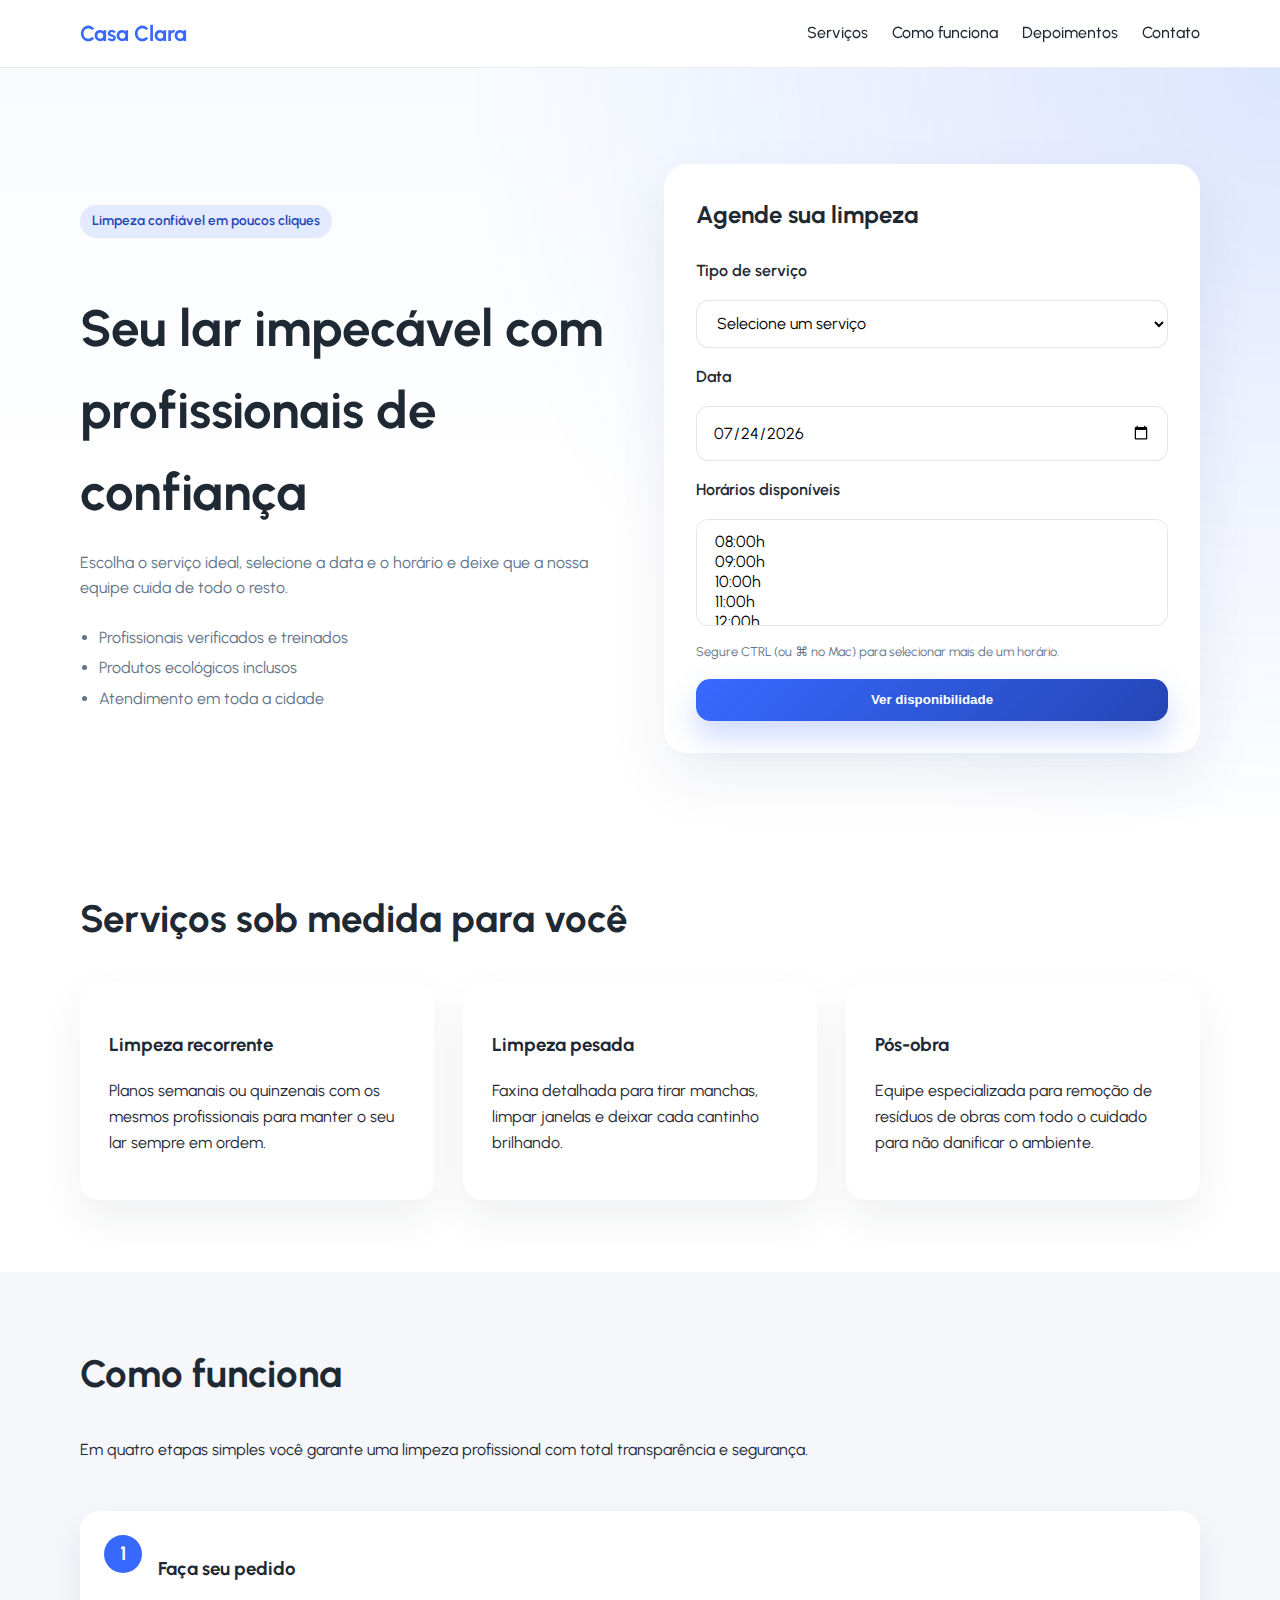
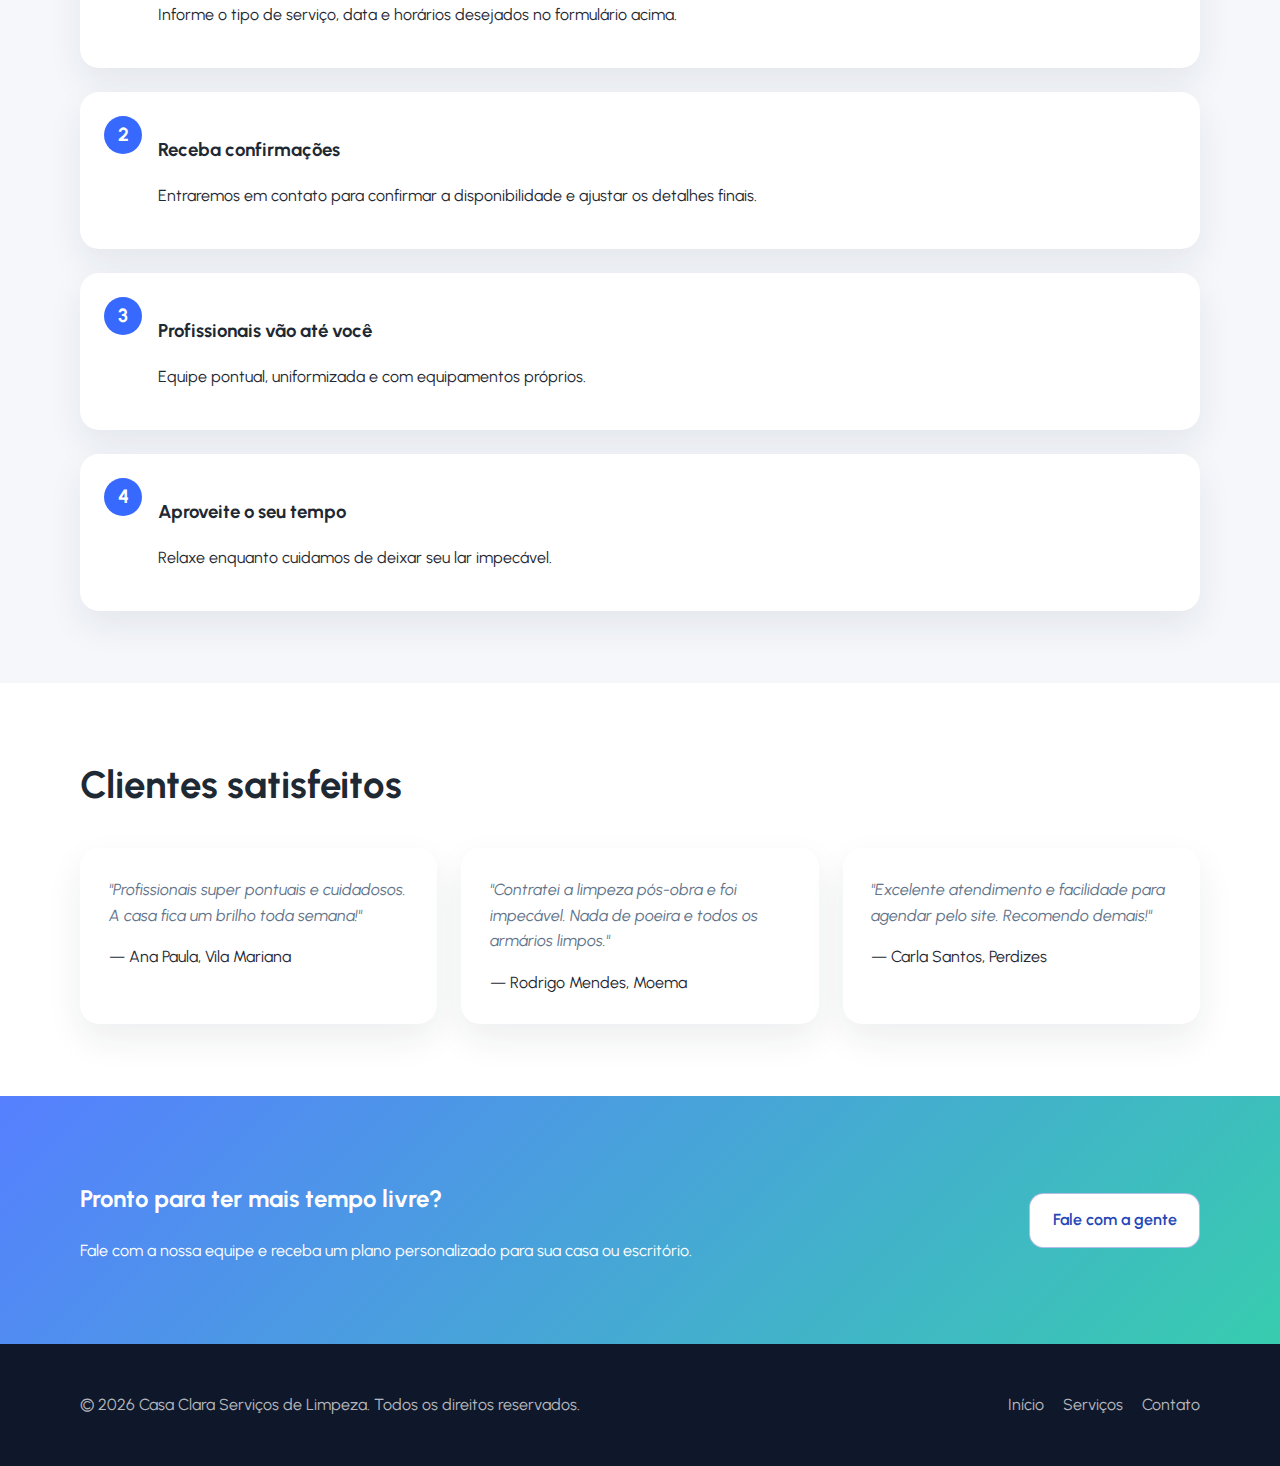
<file: index.html>
<!DOCTYPE html>
<html lang="pt-BR">
<head>
    <meta charset="UTF-8">
    <meta name="viewport" content="width=device-width, initial-scale=1.0">
    <title>Casa Clara - Limpeza Profissional</title>
    <link rel="preconnect" href="https://fonts.googleapis.com">
    <link rel="preconnect" href="https://fonts.gstatic.com" crossorigin>
    <link href="https://fonts.googleapis.com/css2?family=Urbanist:wght@400;500;600;700&display=swap" rel="stylesheet">
    <link rel="stylesheet" href="assets/css/styles.css">
</head>
<body>
    <header class="topbar">
        <div class="container topbar__content">
            <div class="brand">Casa Clara</div>
            <button class="nav-toggle" type="button" aria-expanded="false" aria-controls="primary-nav" data-nav-toggle>
                <span class="sr-only">Abrir menu de navegação</span>
                <span class="nav-toggle__icon" aria-hidden="true"></span>
            </button>
            <nav class="nav" id="primary-nav">
                <a href="#servicos">Serviços</a>
                <a href="#como-funciona">Como funciona</a>
                <a href="#depoimentos">Depoimentos</a>
                <a href="#contato">Contato</a>
            </nav>
        </div>
    </header>

    <main>
        <section class="hero" id="inicio">
            <div class="container hero__content">
                <div class="hero__text">
                    <span class="hero__badge">Limpeza confiável em poucos cliques</span>
                    <h1>Seu lar impecável com profissionais de confiança</h1>
                    <p>Escolha o serviço ideal, selecione a data e o horário e deixe que a nossa equipe cuida de todo o resto.</p>
                    <ul class="hero__benefits">
                        <li>Profissionais verificados e treinados</li>
                        <li>Produtos ecológicos inclusos</li>
                        <li>Atendimento em toda a cidade</li>
                    </ul>
                </div>
                <div class="hero__form-card" aria-labelledby="agende-limpeza">
                    <h2 id="agende-limpeza">Agende sua limpeza</h2>
                    <form id="booking-form" class="hero__form">
                        <label for="service">Tipo de serviço</label>
                        <select id="service" name="service" required>
                            <option value="">Selecione um serviço</option>
                            <option value="Limpeza básica">Limpeza básica</option>
                            <option value="Limpeza completa">Limpeza completa</option>
                            <option value="Limpeza pós-obra">Limpeza pós-obra</option>
                            <option value="Passadoria e organização">Passadoria e organização</option>
                        </select>

                        <label for="service-date">Data</label>
                        <input type="date" id="service-date" name="date" required min="">

                        <label for="service-time">Horários disponíveis</label>
                        <select id="service-time" name="times" multiple required aria-describedby="times-help">
                        </select>
                        <small id="times-help" class="helper-text">Segure CTRL (ou ⌘ no Mac) para selecionar mais de um horário.</small>

                        <button type="submit" class="button button--primary">Ver disponibilidade</button>
                    </form>
                </div>
            </div>
        </section>

        <section class="section" id="servicos">
            <div class="container">
                <h2 class="section__title">Serviços sob medida para você</h2>
                <div class="cards">
                    <article class="card">
                        <h3>Limpeza recorrente</h3>
                        <p>Planos semanais ou quinzenais com os mesmos profissionais para manter o seu lar sempre em ordem.</p>
                    </article>
                    <article class="card">
                        <h3>Limpeza pesada</h3>
                        <p>Faxina detalhada para tirar manchas, limpar janelas e deixar cada cantinho brilhando.</p>
                    </article>
                    <article class="card">
                        <h3>Pós-obra</h3>
                        <p>Equipe especializada para remoção de resíduos de obras com todo o cuidado para não danificar o ambiente.</p>
                    </article>
                </div>
            </div>
        </section>

        <section class="section section--alt" id="como-funciona">
            <div class="container steps">
                <div class="steps__text">
                    <h2 class="section__title">Como funciona</h2>
                    <p>Em quatro etapas simples você garante uma limpeza profissional com total transparência e segurança.</p>
                </div>
                <ol class="steps__list">
                    <li>
                        <span class="steps__number">1</span>
                        <div>
                            <h3>Faça seu pedido</h3>
                            <p>Informe o tipo de serviço, data e horários desejados no formulário acima.</p>
                        </div>
                    </li>
                    <li>
                        <span class="steps__number">2</span>
                        <div>
                            <h3>Receba confirmações</h3>
                            <p>Entraremos em contato para confirmar a disponibilidade e ajustar os detalhes finais.</p>
                        </div>
                    </li>
                    <li>
                        <span class="steps__number">3</span>
                        <div>
                            <h3>Profissionais vão até você</h3>
                            <p>Equipe pontual, uniformizada e com equipamentos próprios.</p>
                        </div>
                    </li>
                    <li>
                        <span class="steps__number">4</span>
                        <div>
                            <h3>Aproveite o seu tempo</h3>
                            <p>Relaxe enquanto cuidamos de deixar seu lar impecável.</p>
                        </div>
                    </li>
                </ol>
            </div>
        </section>

        <section class="section" id="depoimentos">
            <div class="container">
                <h2 class="section__title">Clientes satisfeitos</h2>
                <div class="testimonials">
                    <figure class="testimonial">
                        <blockquote>
                            "Profissionais super pontuais e cuidadosos. A casa fica um brilho toda semana!"
                        </blockquote>
                        <figcaption>— Ana Paula, Vila Mariana</figcaption>
                    </figure>
                    <figure class="testimonial">
                        <blockquote>
                            "Contratei a limpeza pós-obra e foi impecável. Nada de poeira e todos os armários limpos."
                        </blockquote>
                        <figcaption>— Rodrigo Mendes, Moema</figcaption>
                    </figure>
                    <figure class="testimonial">
                        <blockquote>
                            "Excelente atendimento e facilidade para agendar pelo site. Recomendo demais!"
                        </blockquote>
                        <figcaption>— Carla Santos, Perdizes</figcaption>
                    </figure>
                </div>
            </div>
        </section>

        <section class="cta" id="contato">
            <div class="container cta__content">
                <div>
                    <h2>Pronto para ter mais tempo livre?</h2>
                    <p>Fale com a nossa equipe e receba um plano personalizado para sua casa ou escritório.</p>
                </div>
                <a class="button button--secondary" href="mailto:contato@casaclara.com">Fale com a gente</a>
            </div>
        </section>
    </main>

    <footer class="footer">
        <div class="container footer__content">
            <p>&copy; <span id="year"></span> Casa Clara Serviços de Limpeza. Todos os direitos reservados.</p>
            <div class="footer__links">
                <a href="#inicio">Início</a>
                <a href="#servicos">Serviços</a>
                <a href="#contato">Contato</a>
            </div>
        </div>
    </footer>

    <script src="assets/js/main.js" defer></script>
</body>
</html>
</file>
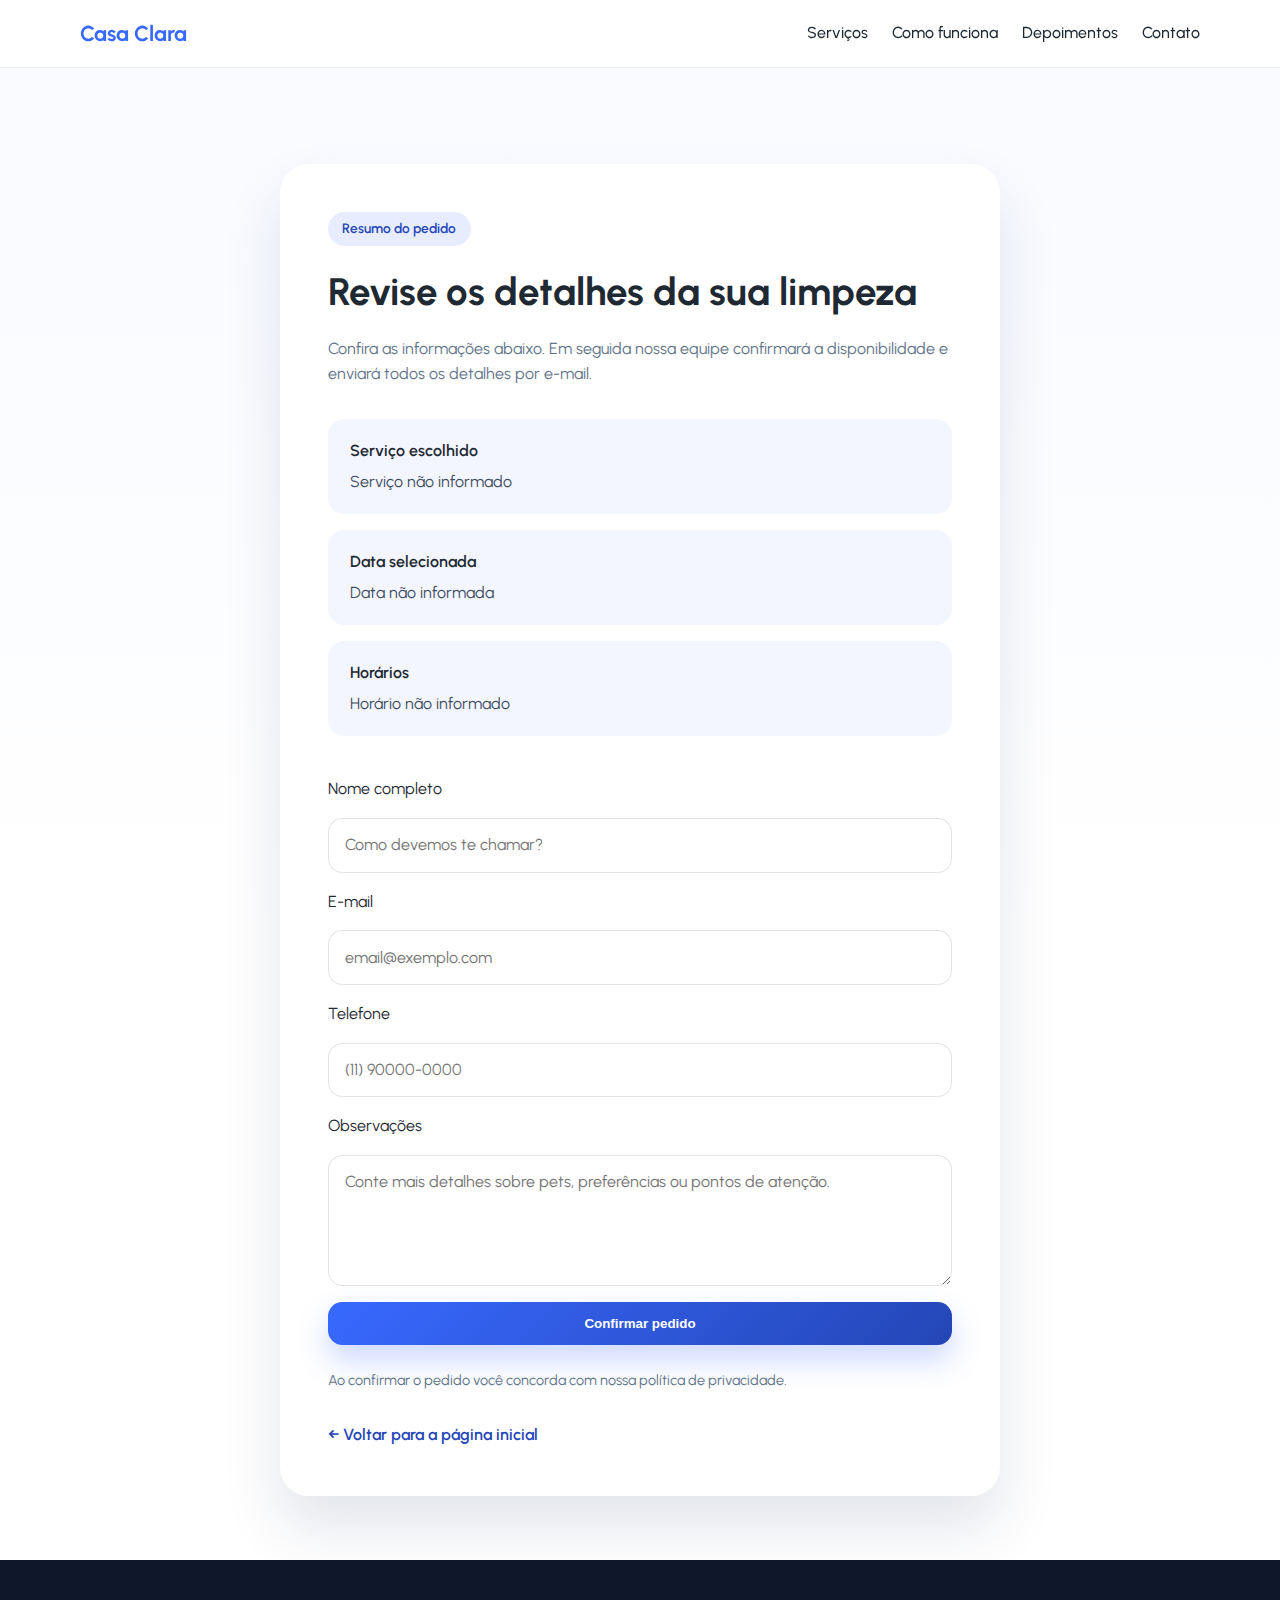
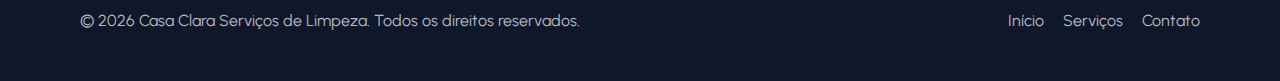
<file: schedule.html>
<!DOCTYPE html>
<html lang="pt-BR">
<head>
    <meta charset="UTF-8">
    <meta name="viewport" content="width=device-width, initial-scale=1.0">
    <title>Confirmação do pedido | Casa Clara</title>
    <link rel="preconnect" href="https://fonts.googleapis.com">
    <link rel="preconnect" href="https://fonts.gstatic.com" crossorigin>
    <link href="https://fonts.googleapis.com/css2?family=Urbanist:wght@400;500;600;700&display=swap" rel="stylesheet">
    <link rel="stylesheet" href="assets/css/styles.css">
    <link rel="stylesheet" href="assets/css/schedule.css">
</head>
<body class="schedule">
    <header class="topbar">
        <div class="container topbar__content">
            <div class="brand">Casa Clara</div>
            <button class="nav-toggle" type="button" aria-expanded="false" aria-controls="primary-nav" data-nav-toggle>
                <span class="sr-only">Abrir menu de navegação</span>
                <span class="nav-toggle__icon" aria-hidden="true"></span>
            </button>
            <nav class="nav" id="primary-nav">
                <a href="index.html#servicos">Serviços</a>
                <a href="index.html#como-funciona">Como funciona</a>
                <a href="index.html#depoimentos">Depoimentos</a>
                <a href="index.html#contato">Contato</a>
            </nav>
        </div>
    </header>

    <main class="schedule__main">
        <div class="container">
            <div class="schedule__card">
                <span class="schedule__badge">Resumo do pedido</span>
                <h1>Revise os detalhes da sua limpeza</h1>
                <p class="schedule__intro">Confira as informações abaixo. Em seguida nossa equipe confirmará a disponibilidade e enviará todos os detalhes por e-mail.</p>

                <dl class="schedule__summary">
                    <div>
                        <dt>Serviço escolhido</dt>
                        <dd id="summary-service">—</dd>
                    </div>
                    <div>
                        <dt>Data selecionada</dt>
                        <dd id="summary-date">—</dd>
                    </div>
                    <div>
                        <dt>Horários</dt>
                        <dd id="summary-times">—</dd>
                    </div>
                </dl>

                <form class="schedule__form" id="confirm-form">
                    <label for="client-name">Nome completo</label>
                    <input type="text" id="client-name" name="client-name" placeholder="Como devemos te chamar?" required>

                    <label for="client-email">E-mail</label>
                    <input type="email" id="client-email" name="client-email" placeholder="email@exemplo.com" required>

                    <label for="client-phone">Telefone</label>
                    <input type="tel" id="client-phone" name="client-phone" placeholder="(11) 90000-0000" required>

                    <label for="extra-notes">Observações</label>
                    <textarea id="extra-notes" name="extra-notes" rows="4" placeholder="Conte mais detalhes sobre pets, preferências ou pontos de atenção."></textarea>

                    <button type="submit" class="button button--primary">Confirmar pedido</button>
                </form>

                <p class="schedule__footnote">Ao confirmar o pedido você concorda com nossa <a href="#">política de privacidade</a>.</p>
                <a href="index.html" class="schedule__back">&larr; Voltar para a página inicial</a>
            </div>
        </div>
    </main>

    <footer class="footer">
        <div class="container footer__content">
            <p>&copy; <span id="year"></span> Casa Clara Serviços de Limpeza. Todos os direitos reservados.</p>
            <div class="footer__links">
                <a href="index.html#inicio">Início</a>
                <a href="index.html#servicos">Serviços</a>
                <a href="index.html#contato">Contato</a>
            </div>
        </div>
    </footer>

    <script src="assets/js/main.js" defer></script>
    <script src="assets/js/schedule.js" defer></script>
</body>
</html>
</file>
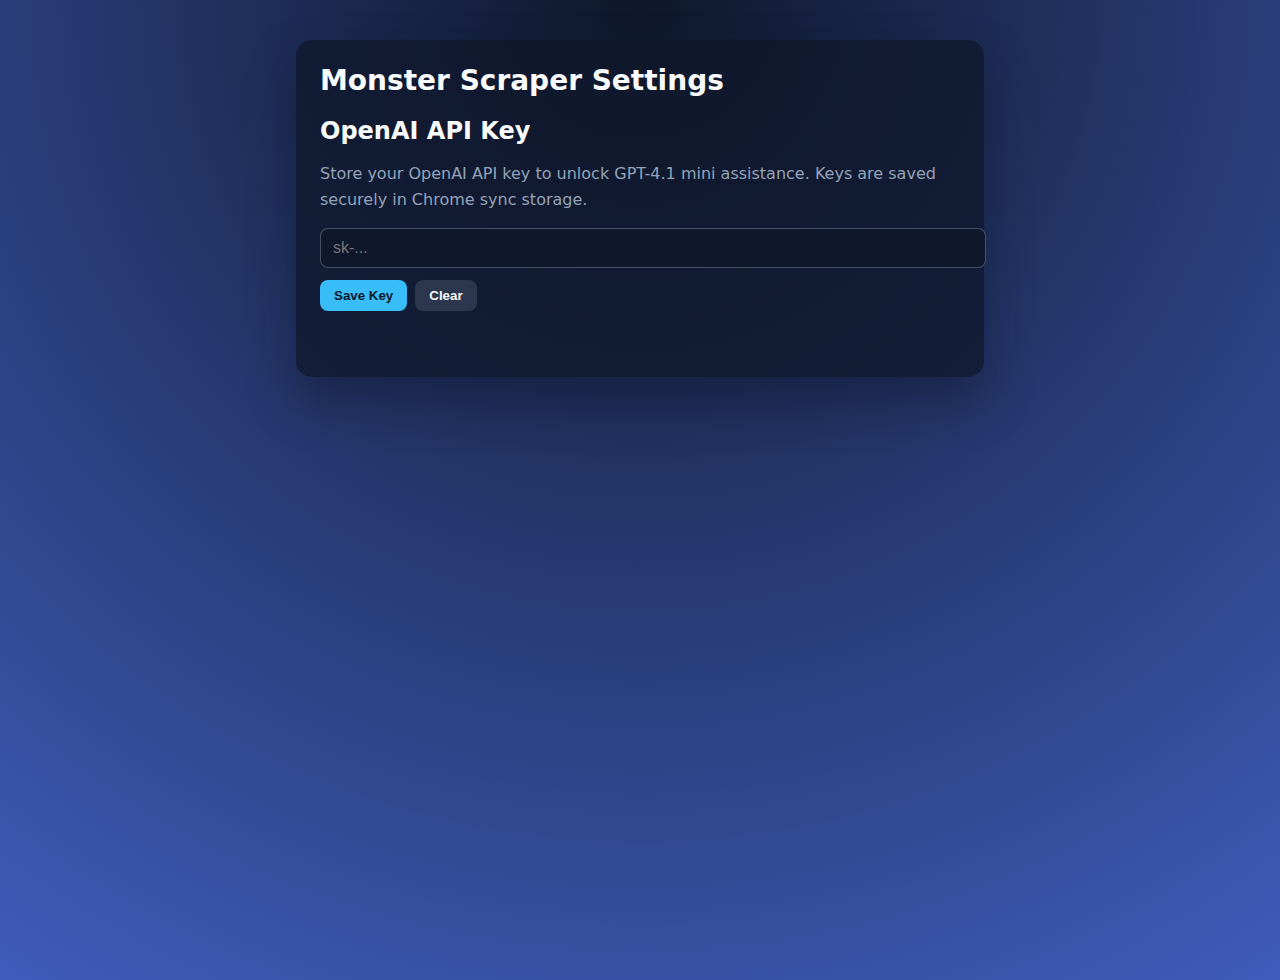
<file: extension/src/options.html>
<!DOCTYPE html>
<html lang="en">
  <head>
    <meta charset="UTF-8" />
    <title>Monster Scraper Settings</title>
    <link rel="stylesheet" href="options.css" />
  </head>
  <body>
    <main>
      <h1>Monster Scraper Settings</h1>
      <section>
        <h2>OpenAI API Key</h2>
        <p>
          Store your OpenAI API key to unlock GPT-4.1 mini assistance. Keys are saved securely in Chrome sync storage.
        </p>
        <input id="apiKey" type="password" placeholder="sk-..." autocomplete="off" />
        <div class="actions">
          <button id="saveKey">Save Key</button>
          <button id="clearKey" class="secondary">Clear</button>
        </div>
        <p id="status" role="status"></p>
      </section>
    </main>
    <script type="module" src="options.js"></script>
  </body>
</html>
</file>
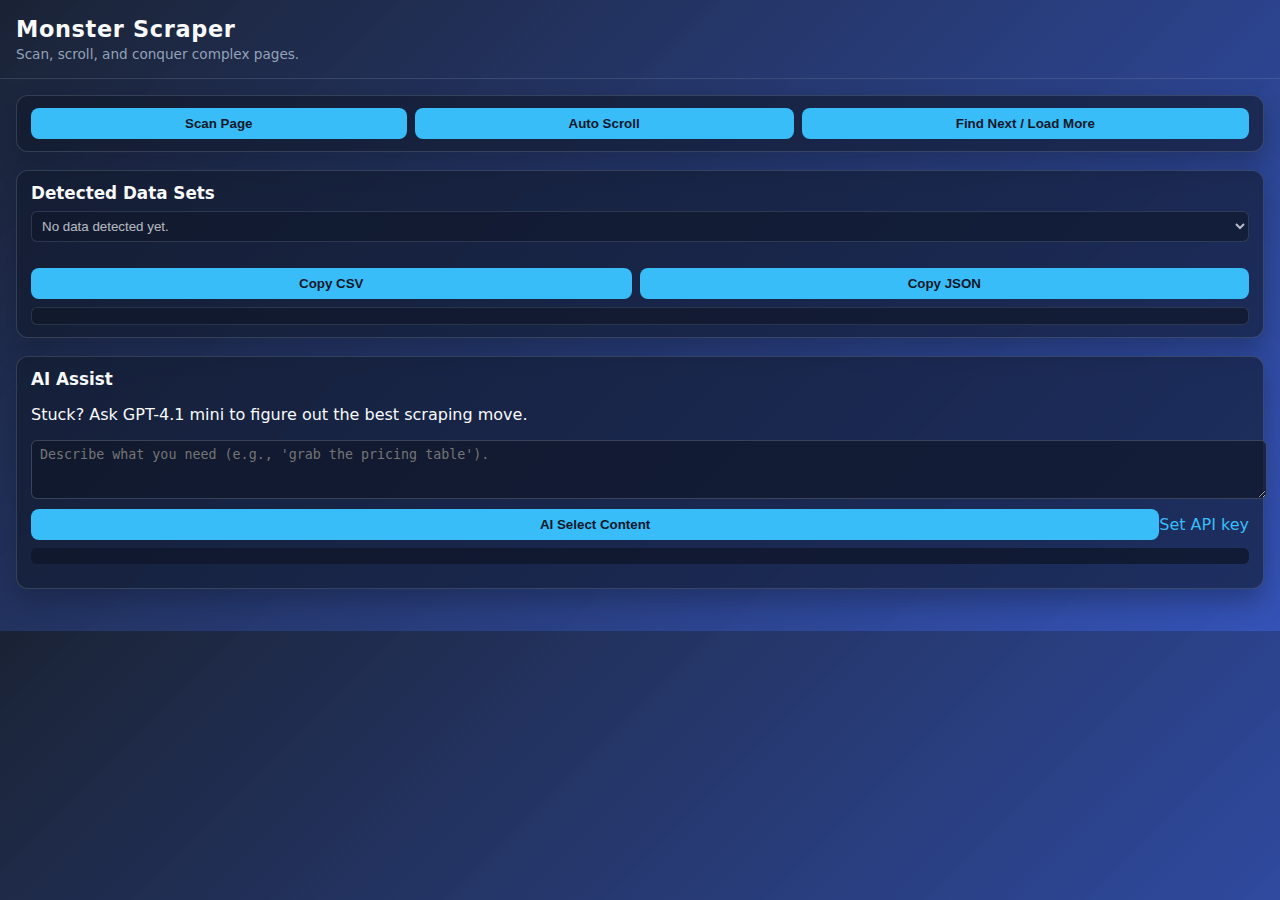
<file: extension/src/popup.html>
<!DOCTYPE html>
<html lang="en">
  <head>
    <meta charset="UTF-8" />
    <title>Monster Scraper</title>
    <link rel="stylesheet" href="popup.css" />
  </head>
  <body>
    <header>
      <h1>Monster Scraper</h1>
      <p class="subtitle">Scan, scroll, and conquer complex pages.</p>
    </header>
    <main>
      <section class="controls">
        <button id="scanBtn">Scan Page</button>
        <button id="autoScrollBtn">Auto Scroll</button>
        <button id="nextBtn">Find Next / Load More</button>
      </section>
      <section class="datasets">
        <h2>Detected Data Sets</h2>
        <select id="datasetSelect"></select>
        <div id="datasetMeta"></div>
        <div id="headerEditor"></div>
        <div class="copy-controls">
          <button id="copyCsvBtn">Copy CSV</button>
          <button id="copyJsonBtn">Copy JSON</button>
        </div>
        <div id="preview"></div>
      </section>
      <section class="gpt-assist">
        <h2>AI Assist</h2>
        <p>Stuck? Ask GPT-4.1 mini to figure out the best scraping move.</p>
        <textarea id="gptGoal" rows="3" placeholder="Describe what you need (e.g., 'grab the pricing table')."></textarea>
        <div class="gpt-actions">
          <button id="gptAssistBtn">AI Select Content</button>
          <span class="hint"><a href="#" id="openOptions">Set API key</a></span>
        </div>
        <pre id="gptOutput"></pre>
      </section>
    </main>
    <footer>
      <span id="status"></span>
    </footer>
    <script type="module" src="popup.js"></script>
  </body>
</html>
</file>
<file: assets/css/styles.css>
:root {
    --color-primary: #3869ff;
    --color-primary-dark: #2446b6;
    --color-secondary: #15c3a1;
    --color-text: #1f2933;
    --color-muted: #62748a;
    --color-bg: #f5f7fb;
    --font-base: 'Urbanist', system-ui, -apple-system, BlinkMacSystemFont, 'Segoe UI', sans-serif;
}

* {
    box-sizing: border-box;
}

body {
    margin: 0;
    font-family: var(--font-base);
    color: var(--color-text);
    background-color: #ffffff;
    line-height: 1.6;
}

body.menu-open {
    overflow: hidden;
}

img {
    max-width: 100%;
    display: block;
}

a {
    color: inherit;
    text-decoration: none;
}

a:hover,
a:focus {
    color: var(--color-primary);
}

.sr-only {
    position: absolute;
    width: 1px;
    height: 1px;
    padding: 0;
    margin: -1px;
    overflow: hidden;
    clip: rect(0, 0, 0, 0);
    white-space: nowrap;
    border: 0;
}

.container {
    width: min(1120px, 90vw);
    margin: 0 auto;
}

.topbar {
    position: sticky;
    top: 0;
    z-index: 10;
    background-color: rgba(255, 255, 255, 0.9);
    backdrop-filter: blur(12px);
    border-bottom: 1px solid rgba(31, 41, 51, 0.08);
}

.topbar__content {
    display: flex;
    align-items: center;
    justify-content: space-between;
    padding: 1rem 0;
    position: relative;
}

.brand {
    font-weight: 700;
    font-size: 1.35rem;
    color: var(--color-primary);
}

.nav-toggle {
    display: none;
    align-items: center;
    justify-content: center;
    width: 2.75rem;
    height: 2.75rem;
    border-radius: 50%;
    border: 1px solid rgba(31, 41, 51, 0.12);
    background: #ffffff;
    cursor: pointer;
    padding: 0;
    transition: box-shadow 0.2s ease, transform 0.2s ease;
}

.nav-toggle:focus-visible {
    outline: 3px solid rgba(56, 105, 255, 0.35);
    outline-offset: 2px;
}

.nav-toggle:hover {
    box-shadow: 0 8px 20px rgba(31, 41, 51, 0.12);
    transform: translateY(-1px);
}

.nav-toggle__icon {
    display: block;
    width: 1.4rem;
    height: 2px;
    background-color: var(--color-text);
    position: relative;
    transition: background-color 0.2s ease;
}

.nav-toggle__icon::before,
.nav-toggle__icon::after {
    content: "";
    position: absolute;
    left: 0;
    width: 100%;
    height: 2px;
    background-color: var(--color-text);
    transition: transform 0.2s ease;
}

.nav-toggle__icon::before {
    transform: translateY(-6px);
}

.nav-toggle__icon::after {
    transform: translateY(6px);
}

.nav-toggle--open .nav-toggle__icon {
    background-color: transparent;
}

.nav-toggle--open .nav-toggle__icon::before {
    transform: translateY(0) rotate(45deg);
}

.nav-toggle--open .nav-toggle__icon::after {
    transform: translateY(0) rotate(-45deg);
}

.nav {
    display: flex;
    gap: 1.5rem;
    font-weight: 500;
}

.hero {
    padding: 6rem 0 4rem;
    background: radial-gradient(circle at top right, rgba(56, 105, 255, 0.15), transparent 55%),
        linear-gradient(180deg, #f9fbff 0%, #ffffff 60%);
}

.hero__content {
    display: grid;
    grid-template-columns: repeat(auto-fit, minmax(280px, 1fr));
    gap: 3rem;
    align-items: center;
}

.hero__text h1 {
    font-size: clamp(2.4rem, 4vw, 3.2rem);
    margin-bottom: 1rem;
}

.hero__text p {
    color: var(--color-muted);
    margin-bottom: 1.5rem;
}

.hero__badge {
    display: inline-flex;
    align-items: center;
    gap: 0.5rem;
    padding: 0.35rem 0.75rem;
    font-size: 0.85rem;
    font-weight: 600;
    border-radius: 999px;
    background-color: rgba(56, 105, 255, 0.12);
    color: var(--color-primary-dark);
    margin-bottom: 1rem;
}

.hero__benefits {
    margin: 0;
    padding-left: 1.2rem;
    color: var(--color-muted);
    display: grid;
    gap: 0.3rem;
}

.hero__form-card {
    background-color: #ffffff;
    padding: 2rem;
    border-radius: 1.5rem;
    box-shadow: 0 25px 60px rgba(18, 43, 94, 0.08);
}

.hero__form-card h2 {
    margin-top: 0;
    margin-bottom: 1.5rem;
    font-size: 1.5rem;
}

.hero__form {
    display: grid;
    gap: 1rem;
}

.hero__form label {
    font-weight: 600;
    display: block;
}

.hero__form select,
.hero__form input {
    width: 100%;
    padding: 0.8rem 1rem;
    border-radius: 0.8rem;
    border: 1px solid rgba(31, 41, 51, 0.12);
    font: inherit;
    background-color: #ffffff;
    transition: border-color 0.2s ease, box-shadow 0.2s ease;
}

.hero__form select:focus,
.hero__form input:focus {
    border-color: var(--color-primary);
    box-shadow: 0 0 0 3px rgba(56, 105, 255, 0.15);
    outline: none;
}

.helper-text {
    font-size: 0.8rem;
    color: var(--color-muted);
}

.button {
    border: none;
    cursor: pointer;
    display: inline-flex;
    align-items: center;
    justify-content: center;
    gap: 0.5rem;
    font-weight: 600;
    border-radius: 0.9rem;
    padding: 0.85rem 1.4rem;
    transition: transform 0.2s ease, box-shadow 0.2s ease;
}

.button--primary {
    background: linear-gradient(135deg, var(--color-primary), var(--color-primary-dark));
    color: #ffffff;
    box-shadow: 0 15px 30px rgba(56, 105, 255, 0.25);
}

.button--primary:hover,
.button--primary:focus {
    transform: translateY(-1px);
    box-shadow: 0 20px 35px rgba(56, 105, 255, 0.3);
}

.button--secondary {
    background: #ffffff;
    color: var(--color-primary-dark);
    border: 1px solid rgba(36, 70, 182, 0.35);
}

.button--secondary:hover,
.button--secondary:focus {
    transform: translateY(-1px);
    box-shadow: 0 12px 25px rgba(21, 195, 161, 0.25);
}

.section {
    padding: 4.5rem 0;
}

.section--alt {
    background-color: var(--color-bg);
}

.section__title {
    font-size: clamp(2rem, 3vw, 2.4rem);
    margin-top: 0;
    margin-bottom: 2rem;
}

.cards {
    display: grid;
    grid-template-columns: repeat(auto-fit, minmax(220px, 1fr));
    gap: 1.8rem;
}

.card {
    padding: 1.8rem;
    background-color: #ffffff;
    border-radius: 1.2rem;
    box-shadow: 0 18px 40px rgba(31, 41, 51, 0.07);
    transition: transform 0.2s ease, box-shadow 0.2s ease;
}

.card:hover {
    transform: translateY(-4px);
    box-shadow: 0 24px 50px rgba(31, 41, 51, 0.1);
}

.steps {
    display: grid;
    gap: 2rem;
    align-items: start;
}

.steps__list {
    list-style: none;
    margin: 0;
    padding: 0;
    display: grid;
    gap: 1.5rem;
}

.steps__list li {
    display: grid;
    grid-template-columns: auto 1fr;
    gap: 1rem;
    align-items: start;
    padding: 1.5rem;
    background-color: #ffffff;
    border-radius: 1.2rem;
    box-shadow: 0 15px 35px rgba(31, 41, 51, 0.08);
}

.steps__number {
    display: inline-flex;
    align-items: center;
    justify-content: center;
    font-weight: 700;
    font-size: 1.2rem;
    color: #ffffff;
    background: var(--color-primary);
    border-radius: 999px;
    width: 2.4rem;
    height: 2.4rem;
}

.testimonials {
    display: grid;
    grid-template-columns: repeat(auto-fit, minmax(220px, 1fr));
    gap: 1.5rem;
}

.testimonial {
    margin: 0;
    padding: 1.8rem;
    border-radius: 1.2rem;
    background: #ffffff;
    box-shadow: 0 15px 35px rgba(31, 41, 51, 0.08);
}

.testimonial blockquote {
    font-size: 1rem;
    font-style: italic;
    color: var(--color-muted);
    margin: 0 0 1rem;
}

.cta {
    background: linear-gradient(135deg, rgba(56, 105, 255, 0.85), rgba(21, 195, 161, 0.85));
    color: #ffffff;
    padding: 4rem 0;
}

.cta__content {
    display: flex;
    flex-wrap: wrap;
    align-items: center;
    justify-content: space-between;
    gap: 1.5rem;
}

.footer {
    background-color: #0f172a;
    color: rgba(255, 255, 255, 0.7);
    padding: 2rem 0;
}

.footer__content {
    display: flex;
    flex-wrap: wrap;
    align-items: center;
    justify-content: space-between;
    gap: 1rem;
}

.footer__links {
    display: flex;
    gap: 1.2rem;
}

.footer__links a {
    color: rgba(255, 255, 255, 0.7);
}

.footer__links a:hover,
.footer__links a:focus {
    color: #ffffff;
}

@media (max-width: 720px) {
    .nav-toggle {
        display: inline-flex;
    }

    .nav {
        position: absolute;
        top: calc(100% + 0.75rem);
        right: 0;
        flex-direction: column;
        align-items: flex-start;
        gap: 1rem;
        background-color: #ffffff;
        padding: 1.5rem;
        border-radius: 1rem;
        box-shadow: 0 20px 40px rgba(15, 23, 42, 0.12);
        opacity: 0;
        pointer-events: none;
        transform: translateY(-10px);
        transition: opacity 0.2s ease, transform 0.2s ease;
        min-width: min(280px, 85vw);
    }

    .nav.nav--open {
        opacity: 1;
        pointer-events: auto;
        transform: translateY(0);
    }

    .nav a {
        width: 100%;
    }

    .hero {
        padding-top: 5rem;
    }

    .hero__form-card {
        padding: 1.6rem;
    }

    .steps__list li {
        grid-template-columns: 1fr;
    }

    .cta__content {
        align-items: flex-start;
    }
}

@media (prefers-reduced-motion: reduce) {
    * {
        transition-duration: 0.01ms !important;
        animation-duration: 0.01ms !important;
    }
}
</file>
<file: assets/css/schedule.css>
body.schedule {
    background: linear-gradient(180deg, #f8faff 0%, #ffffff 55%);
}

.schedule__main {
    padding: 6rem 0 4rem;
}

.schedule__card {
    background: #ffffff;
    border-radius: 1.8rem;
    padding: clamp(2rem, 4vw, 3rem);
    box-shadow: 0 32px 60px rgba(18, 43, 94, 0.12);
    max-width: 720px;
    margin: 0 auto;
}

.schedule__badge {
    display: inline-flex;
    align-items: center;
    gap: 0.5rem;
    padding: 0.4rem 0.9rem;
    border-radius: 999px;
    font-size: 0.85rem;
    font-weight: 600;
    background-color: rgba(56, 105, 255, 0.12);
    color: #2446b6;
    margin-bottom: 1rem;
}

.schedule__card h1 {
    margin-top: 0;
    margin-bottom: 0.75rem;
    font-size: clamp(2rem, 3vw, 2.4rem);
}

.schedule__intro {
    color: #62748a;
    margin-top: 0;
    margin-bottom: 2rem;
}

.schedule__summary {
    display: grid;
    gap: 1rem;
    margin: 0 0 2.5rem;
}

.schedule__summary div {
    padding: 1.2rem 1.4rem;
    background: rgba(56, 105, 255, 0.06);
    border-radius: 1rem;
}

.schedule__summary dt {
    font-weight: 600;
    color: #1f2933;
    margin-bottom: 0.35rem;
}

.schedule__summary dd {
    margin: 0;
    color: #3f4c5f;
}

.schedule__form {
    display: grid;
    gap: 1rem;
}

.schedule__form input,
.schedule__form textarea {
    width: 100%;
    padding: 0.85rem 1rem;
    border-radius: 0.9rem;
    border: 1px solid rgba(31, 41, 51, 0.12);
    font: inherit;
    resize: vertical;
    transition: border-color 0.2s ease, box-shadow 0.2s ease;
}

.schedule__form input:focus,
.schedule__form textarea:focus {
    border-color: #3869ff;
    box-shadow: 0 0 0 3px rgba(56, 105, 255, 0.18);
    outline: none;
}

.schedule__footnote {
    color: #62748a;
    font-size: 0.9rem;
    margin-top: 1.5rem;
}

.schedule__back {
    display: inline-block;
    margin-top: 1rem;
    color: #2446b6;
    font-weight: 600;
}

.schedule__back:hover,
.schedule__back:focus {
    color: #3869ff;
}

@media (max-width: 640px) {
    .schedule__card {
        padding: 1.8rem;
    }
}

.schedule__confirmation {
    text-align: center;
    padding: clamp(2rem, 4vw, 3rem);
}

.schedule__confirmation h2 {
    font-size: clamp(2rem, 3vw, 2.5rem);
    margin-top: 0;
}

.schedule__confirmation p {
    color: #3f4c5f;
    font-size: 1rem;
}

.schedule__confirmation a {
    color: #2446b6;
    font-weight: 600;
}

.schedule__confirmation a:hover,
.schedule__confirmation a:focus {
    color: #3869ff;
}
</file>
<file: extension/src/options.css>
:root {
  color-scheme: light dark;
  font-family: 'Inter', system-ui, sans-serif;
  --bg: #0f172a;
  --panel: rgba(15, 23, 42, 0.75);
  --fg: #f8fafc;
  --muted: #94a3b8;
  --accent: #38bdf8;
}

body {
  margin: 0;
  min-height: 100vh;
  background: radial-gradient(circle at top, rgba(14, 23, 42, 1), rgba(30, 64, 175, 0.85));
  color: var(--fg);
  display: flex;
  justify-content: center;
  align-items: flex-start;
  padding: 40px 16px;
}

main {
  width: min(640px, 100%);
  background: var(--panel);
  border-radius: 16px;
  padding: 24px;
  box-shadow: 0 24px 48px rgba(15, 23, 42, 0.45);
}

h1 {
  margin-top: 0;
  font-size: 1.75rem;
}

section {
  margin-top: 16px;
}

h2 {
  margin-bottom: 8px;
}

p {
  color: var(--muted);
  line-height: 1.6;
}

input {
  width: 100%;
  padding: 10px 12px;
  border-radius: 8px;
  border: 1px solid rgba(148, 163, 184, 0.4);
  background: rgba(15, 23, 42, 0.8);
  color: var(--fg);
  font-size: 1rem;
}

.actions {
  display: flex;
  gap: 8px;
  margin-top: 12px;
}

button {
  flex: 0 0 auto;
  padding: 8px 14px;
  border-radius: 8px;
  border: none;
  font-weight: 600;
  cursor: pointer;
  background: var(--accent);
  color: #0f172a;
}

button.secondary {
  background: rgba(148, 163, 184, 0.2);
  color: var(--fg);
}

#status {
  margin-top: 10px;
  min-height: 1em;
}

#status.success {
  color: #4ade80;
}

#status.error {
  color: #f87171;
}
</file>
<file: extension/src/popup.css>
:root {
  color-scheme: light dark;
  --bg: #0f172a;
  --fg: #f8fafc;
  --accent: #38bdf8;
  --accent-strong: #0ea5e9;
  --muted: #94a3b8;
  font-family: 'Inter', system-ui, -apple-system, BlinkMacSystemFont, 'Segoe UI', sans-serif;
}

body {
  margin: 0;
  min-width: 360px;
  background: linear-gradient(135deg, rgba(14, 23, 42, 0.95), rgba(30, 64, 175, 0.9));
  color: var(--fg);
}

header {
  padding: 16px;
  border-bottom: 1px solid rgba(148, 163, 184, 0.2);
}

h1 {
  font-size: 1.4rem;
  margin: 0 0 4px;
  letter-spacing: 0.03em;
}

.subtitle {
  margin: 0;
  color: var(--muted);
  font-size: 0.85rem;
}

main {
  padding: 16px;
  display: flex;
  flex-direction: column;
  gap: 18px;
}

section {
  background: rgba(15, 23, 42, 0.6);
  border: 1px solid rgba(148, 163, 184, 0.25);
  border-radius: 12px;
  padding: 12px 14px;
  box-shadow: 0 12px 24px rgba(15, 23, 42, 0.35);
}

.controls {
  display: flex;
  gap: 8px;
  flex-wrap: wrap;
  justify-content: space-between;
}

button {
  flex: 1 1 auto;
  background: var(--accent);
  border: none;
  border-radius: 8px;
  color: #0f172a;
  font-weight: 600;
  padding: 8px 12px;
  cursor: pointer;
  transition: transform 0.15s ease, box-shadow 0.15s ease;
}

button:hover {
  transform: translateY(-1px);
  box-shadow: 0 8px 16px rgba(56, 189, 248, 0.35);
  background: var(--accent-strong);
}

button:disabled {
  opacity: 0.6;
  cursor: not-allowed;
  box-shadow: none;
}

.datasets h2,
.gpt-assist h2 {
  margin: 0 0 8px;
  font-size: 1.05rem;
}

#datasetSelect {
  width: 100%;
  margin-bottom: 8px;
  padding: 6px;
  border-radius: 6px;
  border: 1px solid rgba(148, 163, 184, 0.3);
  background: rgba(15, 23, 42, 0.85);
  color: var(--fg);
}

#datasetMeta {
  font-size: 0.85rem;
  color: var(--muted);
  margin-bottom: 8px;
}

#headerEditor {
  display: grid;
  gap: 6px;
  margin-bottom: 10px;
}

.header-input {
  display: flex;
  gap: 6px;
  align-items: center;
}

.header-input input {
  flex: 1;
  padding: 6px 8px;
  border-radius: 6px;
  border: 1px solid rgba(148, 163, 184, 0.3);
  background: rgba(15, 23, 42, 0.7);
  color: var(--fg);
}

.copy-controls {
  display: flex;
  gap: 8px;
  margin-bottom: 8px;
}

#preview {
  max-height: 200px;
  overflow: auto;
  border: 1px solid rgba(148, 163, 184, 0.2);
  border-radius: 6px;
  padding: 8px;
  background: rgba(15, 23, 42, 0.7);
  font-size: 0.78rem;
  line-height: 1.4;
}

.gpt-assist textarea {
  width: 100%;
  border-radius: 6px;
  border: 1px solid rgba(148, 163, 184, 0.3);
  background: rgba(15, 23, 42, 0.7);
  color: var(--fg);
  padding: 6px 8px;
  resize: vertical;
}

.gpt-actions {
  display: flex;
  align-items: center;
  justify-content: space-between;
  margin-top: 6px;
}

.gpt-actions .hint a {
  color: var(--accent);
  text-decoration: none;
}

#gptOutput {
  margin-top: 8px;
  background: rgba(15, 23, 42, 0.8);
  border-radius: 6px;
  padding: 8px;
  max-height: 150px;
  overflow: auto;
  font-size: 0.75rem;
  white-space: pre-wrap;
}

footer {
  padding: 10px 16px 16px;
  font-size: 0.75rem;
  color: var(--muted);
}

#status.success {
  color: #4ade80;
}

#status.error {
  color: #f87171;
}
</file>
